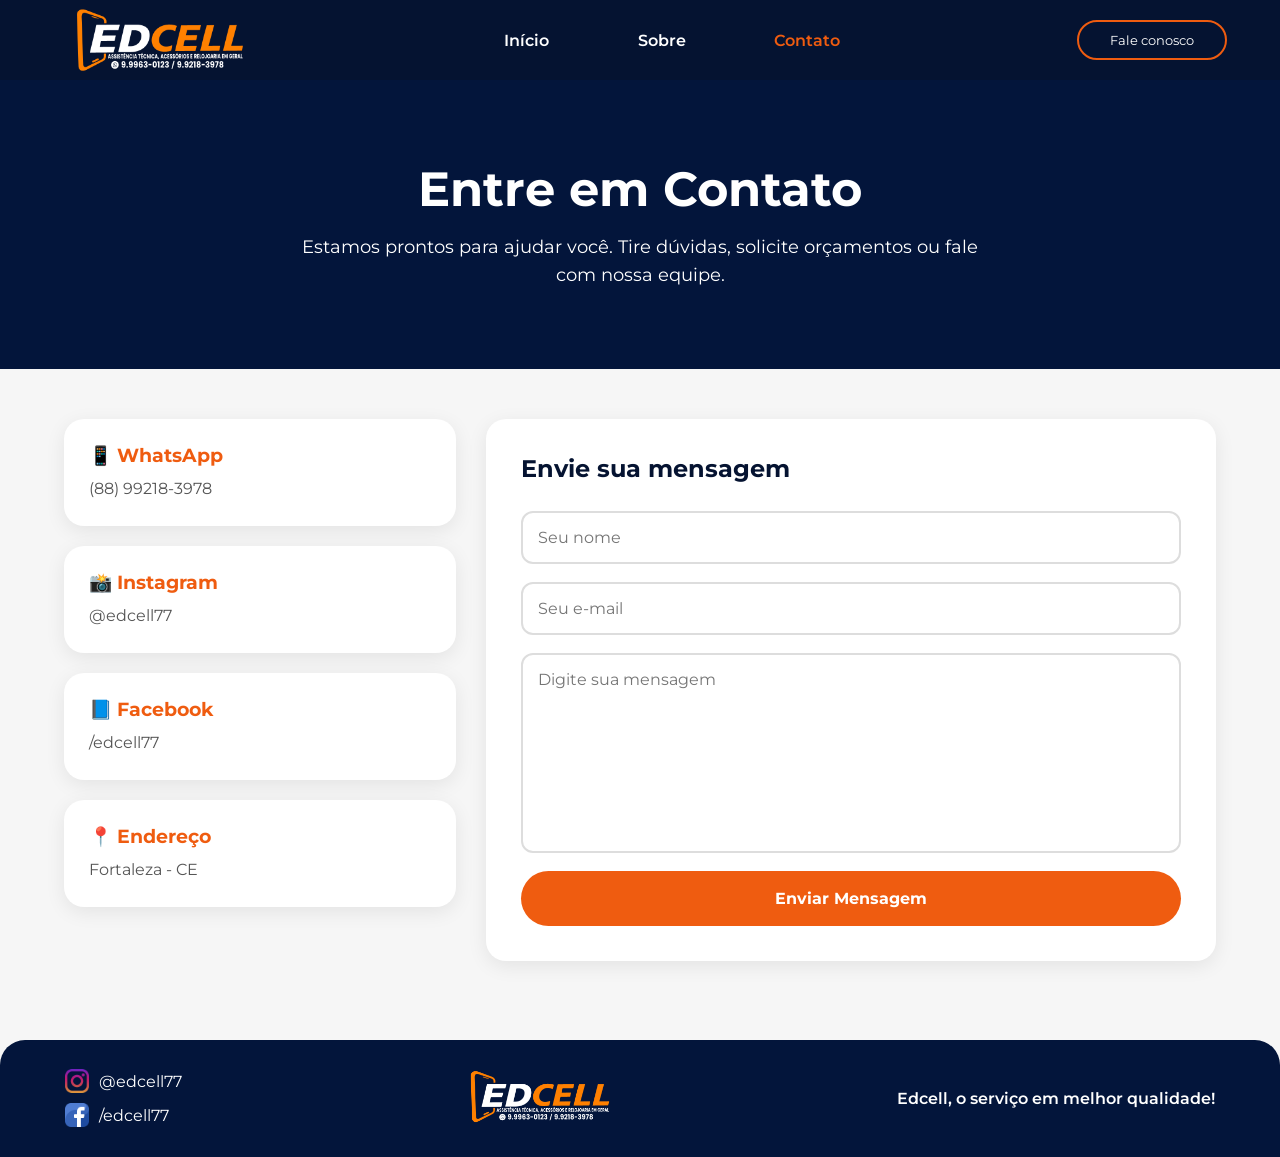
<file: src/pages/contato/contato.html>
<!DOCTYPE html>
<html lang="en">

<head>
    <meta charset="UTF-8">
    <meta name="viewport" content="width=device-width, initial-scale=1.0">
    <link rel="stylesheet" href="contato.css">
    <title>Document</title>
</head>

<body>

    <header class="cabecalho">
        <section class="logo">
            <img src="../../img/logoEdcell.png" alt="">
        </section>
        <section class="botoesNavegacao">
            <a class="home" href="../../../index.html">
                Início
            </a>
            <a class="sobre" href="../sobre/sobre.html">
                Sobre
            </a>
            <a class="contato">
                Contato
            </a>
        </section>
        <div class="faleConosco">
            <button class="whats">Fale conosco</button>
        </div>
        <div class="menuHamburger">
            ☰
        </div>
    </header>
    <main class="paginaContato">
        <section class="bannerContato">
            <h1>Entre em Contato</h1>
            <p>
                Estamos prontos para ajudar você.
                Tire dúvidas, solicite orçamentos ou fale com nossa equipe.
            </p>
        </section>
        <section class="contatoContainer">
            <div class="informacoesContato">
                <div class="cardContato">
                    <h3>📱 WhatsApp</h3>
                    <p>(88) 99218-3978</p>
                </div>
                <div class="cardContato">
                    <h3>📸 Instagram</h3>
                    <p>@edcell77</p>
                </div>
                <div class="cardContato">
                    <h3>📘 Facebook</h3>
                    <p>/edcell77</p>
                </div>
                <div class="cardContato">
                    <h3>📍 Endereço</h3>
                    <p>Fortaleza - CE</p>
                </div>
            </div>
            <form class="formContato" id="formContato">
                <h2>Envie sua mensagem</h2>
                <input type="text" id="nome" placeholder="Seu nome" required>
                <input type="email" id="email" placeholder="Seu e-mail" required>
                <textarea id="mensagem" placeholder="Digite sua mensagem" required></textarea>
                <button type="submit">
                    Enviar Mensagem
                </button>
            </form>
        </section>
    </main>
    <footer class="rodape">
        <div class="footer-container">
            <div class="footer-left">
                <a href="#" class="social-link">
                    <img src="../../img/instagram.png" alt="" class="iconInstagram">
                    <span class="social-handle">@edcell77</span>
                </a>
                <a href="#" class="social-link">
                    <img src="../../img/facebook.png" alt="" class="iconFacebook">
                    <span class="social-handle">/edcell77</span>
                </a>
            </div>
            <div class="footer-center">
                <img src="../../img/logoEdcell.png" alt="Logo" class="logoRodape">
            </div>
            <div class="footer-right">
                <p class="slogan">Edcell, o serviço em melhor qualidade!</p>
            </div>
        </div>
    </footer>

    <script src="contato.js"></script>

</body>
</file>
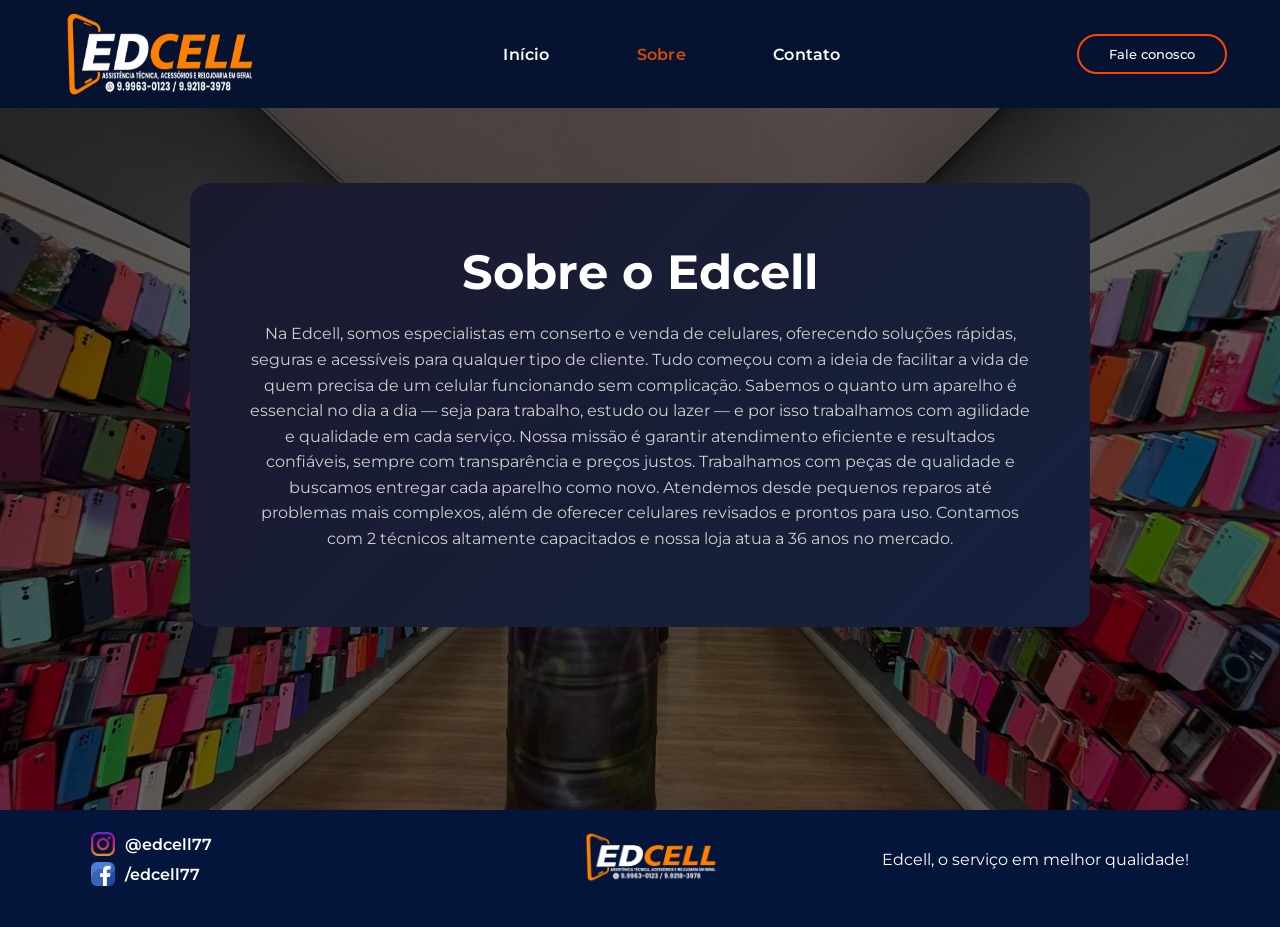
<file: src/pages/sobre/sobre.html>
<!DOCTYPE html>
<html lang="en">

<head>
    <meta charset="UTF-8">
    <meta name="viewport" content="width=device-width, initial-scale=1.0">
    <link rel="stylesheet" href="sobre.css">
    <title>Sobre nós</title>
</head>


<body>
    <header class="cabecalho">
        <section class="logo">
            <img src="../../img/logoEdcell.png" alt="">
        </section>
        <section class="botoesNavegacao">
            <a class="home" href="../../../index.html">
                Início
            </a>
            <a class="sobre">
                Sobre
            </a>
            <a class="contato" href="../contato/contato.html">
                Contato
            </a>
        </section>
        <div class="faleConosco">
            <button class="whats">Fale conosco</button>
        </div>
        <div class="menuHamburger">
            ☰
        </div>
    </header>
    <section class="BannerPrincipal">
        <div class="tituloCTA">
            <div class="titulo">
                <h1>Sobre o <span class="destaque">Edcell</span></h1>
            </div>
            <div class="descricao">
                <p class="subtitulo">Na Edcell, somos especialistas em conserto e venda de celulares, oferecendo
                    soluções rápidas, seguras e acessíveis para qualquer tipo de cliente.
                    Tudo começou com a ideia de facilitar a vida de quem precisa de um celular funcionando sem
                    complicação. Sabemos o quanto um aparelho é essencial no dia a dia — seja para trabalho, estudo ou
                    lazer — e por isso trabalhamos com agilidade e qualidade em cada serviço.
                    Nossa missão é garantir atendimento eficiente e resultados confiáveis, sempre com transparência e
                    preços justos. Trabalhamos com peças de qualidade e buscamos entregar cada aparelho como novo.
                    Atendemos desde pequenos reparos até problemas mais complexos, além de oferecer celulares revisados
                    e prontos para uso. Contamos com 2 técnicos altamente capacitados e nossa loja atua a 36 anos no
                    mercado.</p>
            </div>
        </div>
    </section>
    <footer class="rodape">
        <div class="footer-container">
            <div class="footer-left">
                <a href="#" class="social-link">
                    <img src="../../img/instagram.png" alt="" class="iconInstagram">
                    <span class="social-handle">@edcell77</span>
                </a>
                <a href="#" class="social-link">
                    <img src="../../img/facebook.png" alt="" class="iconFacebook">
                    <span class="social-handle">/edcell77</span>
                </a>
            </div>
            <div class="footer-center">
                <img src="../../img/logoEdcell.png" alt="Logo" class="logoRodape">
            </div>
            <div class="footer-right">
                <p class="slogan">Edcell, o serviço em melhor qualidade!</p>
            </div>
        </div>
    </footer>
    <script src="sobre.js"></script>
</body>

</html>
</file>
<file: src/pages/contato/contato.css>
@import url('https://fonts.googleapis.com/css2?family=Montserrat:wght@100..900&display=swap');

* {
    margin: 0;
    padding: 0;
    box-sizing: border-box;
    font-family: "Montserrat", sans-serif;
}

body {
    background: #F6F6F6;
}

.cabecalho {
    width: 100%;
    height: 80px;
    background: #051331;
    display: flex;
    justify-content: space-between;
    align-items: center;
    position: fixed;
    top: 0;
    z-index: 999;
}

.logo {
    width: 25%;
    display: flex;
    justify-content: center;
    align-items: center;
}

.logo img {
    width: 180px;
}

.botoesNavegacao {
    width: 40%;
    display: flex;
    justify-content: space-evenly;
    align-items: center;
}

.botoesNavegacao a {
    color: white;
    text-decoration: none;
    font-weight: 600;
}

.botoesNavegacao a:hover {
    color: #EF5C10;
}

.contato {
    color: #EF5C10 !important;
}

.faleConosco {
    width: 20%;
    display: flex;
    justify-content: center;
}

.whats {
    width: 150px;
    height: 40px;
    border-radius: 50px;
    border: 2px solid #EF5C10;
    background: transparent;
    color: white;
    cursor: pointer;
}

.whats:hover {
    background: #EF5C10;
}

.menuHamburger {
    display: none;
}

.paginaContato {
    margin-top: 80px;
    min-height: 100vh;
}


.bannerContato {
    background: #03153B;
    color: white;
    text-align: center;
    padding: 80px 20px;
}

.bannerContato h1 {
    font-size: 3rem;
    margin-bottom: 15px;
}

.bannerContato p {
    max-width: 700px;
    margin: auto;
    font-size: 1.1rem;
    line-height: 1.6;
}


.contatoContainer {
    width: 90%;
    max-width: 1400px;
    margin: 50px auto;
    display: flex;
    gap: 30px;
    align-items: stretch;
}


.informacoesContato {
    width: 35%;
    display: flex;
    flex-direction: column;
    gap: 20px;
}

.cardContato {
    background: white;
    border-radius: 20px;
    padding: 25px;
    box-shadow: 0 5px 20px rgba(0, 0, 0, .08);
    transition: .2s;
}

.cardContato:hover {
    transform: translateY(-5px);
}

.cardContato h3 {
    color: #EF5C10;
    margin-bottom: 10px;
}

.cardContato p {
    color: #555;
    line-height: 1.5;
}


.formContato {
    width: 65%;
    background: white;
    border-radius: 20px;
    padding: 35px;
    display: flex;
    flex-direction: column;
    gap: 18px;
    box-shadow: 0 5px 20px rgba(0, 0, 0, .08);
}

.formContato h2 {
    color: #051331;
    margin-bottom: 10px;
}

.formContato input,
.formContato textarea {
    width: 100%;
    padding: 15px;
    border-radius: 12px;
    border: 2px solid #ddd;
    outline: none;
    font-size: 1rem;
    transition: .2s;
}

.formContato input:focus,
.formContato textarea:focus {
    border-color: #EF5C10;
}

.formContato textarea {
    resize: none;
    min-height: 200px;
}

.formContato button {
    height: 55px;
    border: none;
    border-radius: 50px;
    background: #EF5C10;
    color: white;
    font-weight: 700;
    font-size: 1rem;
    cursor: pointer;
    transition: .2s;
}

.formContato button:hover {
    background: #d44b07;
    transform: translateY(-2px);
}


.mapaContato {
    width: 90%;
    max-width: 1400px;
    margin: 0 auto 60px;
}

.mapaContato iframe {
    width: 100%;
    height: 400px;
    border: none;
    border-radius: 20px;
    box-shadow: 0 5px 20px rgba(0, 0, 0, .08);
}

.rodape {
    background: #03153B;
    color: white;
    margin-top: 60px;
    padding: 25px 0;
    border-top-left-radius: 25px;
    border-top-right-radius: 25px;
}

.footer-container {
    max-width: 1200px;
    margin: auto;
    display: flex;
    justify-content: space-between;
    align-items: center;
    padding: 0 25px;
}

.footer-left {
    display: flex;
    flex-direction: column;
    gap: 10px;
}

.social-link {
    color: white;
    text-decoration: none;
    display: flex;
    align-items: center;
    gap: 10px;
}

.iconInstagram,
.iconFacebook {
    width: 24px;
    height: 24px;
}

.logoRodape {
    width: 150px;
}

.footer-right {
    text-align: right;
}

.slogan {
    font-weight: 600;
}


@media (min-width:769px) and (max-width:1024px) {

    .bannerContato h1 {
        font-size: 2.5rem;
    }

    .contatoContainer {
        flex-direction: column;
    }

    .informacoesContato {
        width: 100%;
        flex-direction: row;
        flex-wrap: wrap;
    }

    .cardContato {
        width: calc(50% - 10px);
    }

    .formContato {
        width: 100%;
    }
}


@media (max-width:768px) {

    .botoesNavegacao {
        display: none;
    }

    .logo {
        width: auto;
        flex: 1;
        justify-content: flex-start;
        padding-left: 10px;
    }

    .logo img {
        width: 140px;
        height: auto;
        object-fit: contain;
    }

    .menuHamburger {
        display: flex;
        align-items: center;
        justify-content: center;
        font-size: 2rem;
        color: white;
        cursor: pointer;
        margin-right: 15px;
    }

    .botoesNavegacao {
        position: absolute;
        top: 80px;
        left: 0;
        width: 100%;

        background: #051331;

        flex-direction: column;
        align-items: center;
        justify-content: center;

        gap: 35px;
        min-height: 250px;
        padding: 40px 0;

        display: none;

        z-index: 9999;
    }

    .botoesNavegacao.ativo {
        display: flex;
    }

    .footer-container {
        flex-direction: column;
        gap: 20px;
        text-align: center;
    }

    .footer-right {
        text-align: center;
    }

    .footer-center {
        display: none;
    }

    .paginaContato {
        margin-top: 80px;
    }

    .bannerContato {
        padding: 60px 20px;
    }

    .bannerContato h1 {
        font-size: 2rem;
    }

    .bannerContato p {
        font-size: 1rem;
    }

    .contatoContainer {
        flex-direction: column;
        width: 95%;
        gap: 20px;
    }

    .informacoesContato {
        width: 100%;
    }

    .cardContato {
        width: 100%;
    }

    .formContato {
        width: 100%;
        padding: 25px;
    }

    .formContato textarea {
        min-height: 150px;
    }

    .mapaContato {
        width: 95%;
    }

    .mapaContato iframe {
        height: 300px;
    }
}
</file>
<file: src/pages/sobre/sobre.css>
@import url('https://fonts.googleapis.com/css2?family=Montserrat:ital,wght@0,100..900;1,100..900&display=swap');
@import url('https://fonts.googleapis.com/css2?family=Poppins:wght@300;400;600;700&display=swap');

* {
    margin: 0;
    padding: 0;
    box-sizing: border-box;
    font-family: "Montserrat", sans-serif;
    font-optical-sizing: auto;
    font-style: normal;
}

.cabecalho {
    width: 100vw;
    height: 12vh;
    background-color: #051331;
    display: flex;
    justify-content: space-between;
    position: fixed;
    top: 0;
    align-items: center;
    font-family: 'Poppins', 'Montserrat', sans-serif;
    font-weight: 600;
    letter-spacing: 0.2px;
}

.home {
    color: #ffffff
}

.home:hover {
    border-bottom: 2px solid #d44b07;
    cursor: pointer;
}

.sobre {
    color: #d44b07;
}

.sobre:hover {
    border-bottom: 2px solid #d44b07;
    cursor: pointer;
}

.contato:hover {
    border-bottom: 2px solid #d44b07;
    cursor: pointer;
}

.logo img {
    width: 200px;
    height: 100px;
}

.logo {
    height: 100%;
    align-items: center;
    justify-content: center;
    display: flex;
    width: 25%;
    background-color: #051331;
}

.botoesNavegacao {
    height: 100%;
    width: 40%;
    background-color: #051331;
    display: flex;
    align-items: center;
    justify-content: space-evenly;
    color: white;
}

.botoesNavegacao p {
    font-size: 150%;
}

.faleConosco {
    display: flex;
    align-items: center;
    justify-content: center;
    width: 20%;
    height: 100%;
    background-color: #051331;
}

.whats {
    height: 40px;
    width: 150px;
    border-radius: 50px;
    background-color: #051331;
    border: orangered solid 2px;
    color: white;
    font-weight: 500;
}

.whats:hover {
    background-color: #d44b07;
    transform: translateY(-2px);
    cursor: pointer;
}

.BannerPrincipal {
    width: 100vw;
    height: 90vh;
    background-image: linear-gradient(rgba(0, 0, 0, 0.6), rgba(0, 0, 0, 0.6)), url(../../img/image.png);
    background: opacity(0.3);
    background-size: cover;
    display: flex;
    justify-content: center;
    align-items: center;
}

.tituloCTA {
    max-width: 900px;
    margin: 60px auto;
    padding: 60px;
    background: linear-gradient(135deg, #1a1a2e, #16213e);
    border-radius: 20px;
    text-align: center;
    color: #fff;
}

.titulo {
    font-size: 32px;
    margin-bottom: 20px;
}

.descricao {
    color: #cfcfcf;
    line-height: 1.6;
    margin-bottom: 15px;
}

.rodape {
    height: 13vh;
    width: 100%;
    background-color: #03153B;
    color: #fff;
}

.footer-container {
    max-width: 1200px;
    margin: 0 auto;
    display: flex;
    align-items: center;
    justify-content: space-between;
    padding: 18px 4vw;
    gap: 12px;
}

.logoRodape {
    max-width: 140px;
    height: auto;
}

.footer-left {
    display: flex;
    flex-direction: column;
    gap: 6px;
    align-items: flex-start;
    width: 30%;
}

.social-link {
    display: inline-flex;
    align-items: center;
    gap: 10px;
    color: #fff;
    text-decoration: none;
    font-weight: 600;
}

.iconInstagram,
.iconFacebook {
    width: 24px;
    height: 24px;
}

a {
    text-decoration: none;
    color: #ffffff;
}

.menuHamburger {
    display: none;
}

@media (max-width: 768px) {

    .menuHamburger {
        display: flex;
        align-items: center;
        justify-content: center;
        font-size: 2rem;
        color: white;
        cursor: pointer;
        margin-right: 15px;
    }

    .botoesNavegacao {
        display: none;
        position: absolute;
        top: 80px;
        left: 0;
        width: 100%;
        background-color: #051331;
        flex-direction: column;
        align-items: center;
        justify-content: center;
        gap: 30px;
        min-height: 220px;
        padding: 35px 0;
        z-index: 1;
    }

    .botoesNavegacao.active {
        display: flex;
    }

    .botoesNavegacao a {
        color: white;
        text-decoration: none;
        font-size: 1.1rem;
    }

    .cabecalho {
        height: 80px;
        padding: 0 15px;
        z-index: 1000;
    }

    .logo {
        width: auto;
    }

    .logo img {
        width: 130px;
        height: auto;
    }

    .botoesNavegacao {
        display: none;
    }

    .menuHamburger {
        display: flex;
        align-items: center;
        justify-content: center;
        font-size: 2rem;
        color: white;
        cursor: pointer;
    }

    .botoesNavegacao.active {
        display: flex;
        position: absolute;
        top: 80px;
        left: 0;
        width: 100%;
        background-color: #051331;
        flex-direction: column;
        gap: 30px;
        padding: 30px 0;
        z-index: 999;
    }

    .faleConosco {
        width: auto;
    }

    .whats {
        width: 110px;
        height: 36px;
        font-size: .8rem;
    }

    .BannerPrincipal {
        height: auto;
        padding: 120px 20px 60px;
    }

    .tituloCTA {
        width: 100%;
        padding: 25px;
        margin: 0;
    }

    .titulo {
        font-size: 1.8rem;
        line-height: 1.3;
    }

    .descricao {
        font-size: .95rem;
    }

    .rodape {
        height: auto;
        padding: 25px 15px;
    }

    .footer-container {
        flex-direction: column;
        text-align: center;
        gap: 20px;
    }

    .footer-left,
    .footer-right {
        width: 100%;
        align-items: center;
        justify-content: center;
        text-align: center;
    }

    .footer-center {
        display: none;
    }

    .social-link {
        justify-content: center;
    }

    .logoRodape {
        width: 150px;
    }
}

@media (min-width: 769px) and (max-width: 1024px) {

    .cabecalho {
        height: 90px;
        padding: 0 20px;
    }

    .logo {
        width: auto;
    }

    .logo img {
        width: 170px;
        height: auto;
    }

    .botoesNavegacao {
        width: 50%;
        font-size: .95rem;
    }

    .faleConosco {
        width: auto;
    }

    .whats {
        width: 130px;
        height: 38px;
    }

    .BannerPrincipal {
        padding: 120px 30px 60px;
        height: auto;
    }

    .tituloCTA {
        width: 90%;
        padding: 40px;
    }

    .titulo {
        font-size: 2.2rem;
    }

    .descricao {
        font-size: 1rem;
    }

    .rodape {
        height: auto;
        padding: 20px;
    }

    .footer-container {
        gap: 20px;
    }

    .footer-left {
        width: 40%;
    }

    .footer-right {
        width: 40%;
        text-align: right;
    }

    .logoRodape {
        width: 120px;
    }
}
</file>
